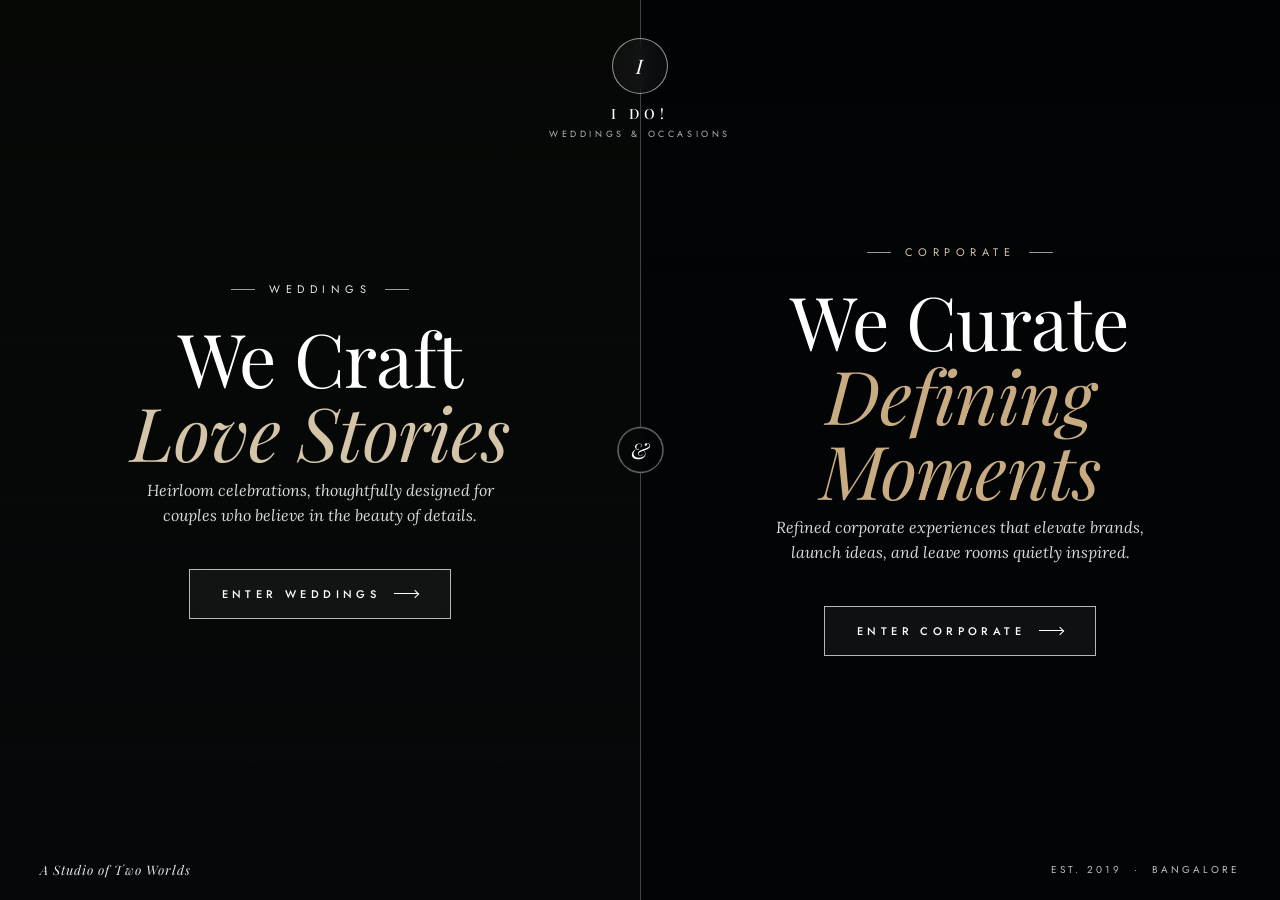
<file: index.html>
<!DOCTYPE html>
<html lang="en">
<head>
  <meta charset="UTF-8" />
  <meta name="viewport" content="width=device-width, initial-scale=1.0" />
  <title>I Do! — Weddings & Corporate Events</title>
  <meta name="description" content="Two worlds. One studio. Bespoke weddings and corporate events, crafted with quiet luxury." />
  <link rel="icon" href="data:image/svg+xml,<svg xmlns='http://www.w3.org/2000/svg' viewBox='0 0 32 32'><text x='4' y='26' font-size='26'>💍</text></svg>" />
  <link rel="preconnect" href="https://fonts.googleapis.com" />
  <link rel="preconnect" href="https://fonts.gstatic.com" crossorigin />
  <link href="https://fonts.googleapis.com/css2?family=Playfair+Display:ital,wght@0,400;0,500;0,600;0,700;1,400;1,500;1,600&family=Lora:ital,wght@0,400;0,500;1,400;1,500&family=Jost:wght@300;400;500;600&display=swap" rel="stylesheet" />
  <style>
    *, *::before, *::after { box-sizing: border-box; margin: 0; padding: 0; }
    :root {
      --sage: #9caa8b;
      --sage-dark: #3a4a3a;
      --gold: #b5a389;
      --gold-light: #d4c5a9;
      --cream: #faf8f5;
      --warm: #f5f2ed;
      --ink: #1a1f24;
      --ink-2: #242a31;
      --bronze: #a58456;
      --bronze-light: #c9ab82;
      --smoke: #e8e4dc;
      --serif: 'Playfair Display', Georgia, serif;
      --body: 'Jost', 'Segoe UI', sans-serif;
      --accent: 'Lora', Georgia, serif;
    }

    html, body {
      height: 100%;
      overflow: hidden;
      font-family: var(--body);
      font-weight: 300;
      -webkit-font-smoothing: antialiased;
      background: #000;
    }

    a { text-decoration: none; color: inherit; }

    /* ---------- Landing ---------- */
    .landing {
      position: relative;
      height: 100vh;
      width: 100vw;
      display: flex;
      overflow: hidden;
    }

    /* Top brand mark */
    .brand {
      position: fixed;
      top: 38px;
      left: 50%;
      transform: translateX(-50%);
      z-index: 20;
      text-align: center;
      pointer-events: none;
      mix-blend-mode: normal;
    }
    .brand-mark {
      width: 56px;
      height: 56px;
      margin: 0 auto 10px;
      border-radius: 50%;
      border: 1px solid rgba(255,255,255,0.55);
      display: flex;
      align-items: center;
      justify-content: center;
      background: rgba(255,255,255,0.04);
      backdrop-filter: blur(6px);
      -webkit-backdrop-filter: blur(6px);
    }
    .brand-mark span {
      font-family: var(--serif);
      font-style: italic;
      font-size: 20px;
      color: #fff;
      line-height: 1;
      letter-spacing: 0.02em;
    }
    .brand-name {
      font-family: var(--serif);
      color: #fff;
      font-size: 14px;
      letter-spacing: 0.35em;
      text-transform: uppercase;
      font-weight: 500;
    }
    .brand-tag {
      display: block;
      font-family: var(--body);
      color: rgba(255,255,255,0.7);
      font-size: 9px;
      letter-spacing: 0.4em;
      text-transform: uppercase;
      margin-top: 4px;
      font-weight: 400;
    }

    /* Divider — position synced via JS to the actual flex boundary */
    .divider {
      position: absolute;
      top: 0;
      left: 50%;
      height: 100%;
      width: 1px;
      background: rgba(255,255,255,0.25);
      z-index: 15;
      pointer-events: none;
      transform: translateX(-0.5px);
      will-change: left;
    }
    .divider::before {
      content: '';
      position: absolute;
      top: 50%;
      left: 50%;
      width: 46px;
      height: 46px;
      border: 1px solid rgba(255,255,255,0.55);
      border-radius: 50%;
      transform: translate(-50%, -50%) rotate(45deg);
      background: rgba(0,0,0,0.35);
      backdrop-filter: blur(8px);
      -webkit-backdrop-filter: blur(8px);
    }
    .divider::after {
      content: '&';
      position: absolute;
      top: 50%;
      left: 50%;
      transform: translate(-50%, -50%);
      font-family: var(--serif);
      font-style: italic;
      color: #fff;
      font-size: 22px;
      letter-spacing: 0;
    }

    /* Halves */
    .half {
      position: relative;
      flex: 1 1 50%;
      height: 100%;
      overflow: hidden;
      cursor: pointer;
      transition: flex 1s cubic-bezier(0.77, 0, 0.175, 1);
      display: flex;
      flex-direction: column;
      justify-content: center;
      align-items: center;
      text-align: center;
      padding: 0 40px;
    }

    .half .bg {
      position: absolute;
      inset: 0;
      background-size: cover;
      background-position: center;
      transform: scale(1.02);
      transition: transform 1.6s cubic-bezier(0.22, 1, 0.36, 1), filter 1s ease;
      will-change: transform;
    }

    .half::after {
      content: '';
      position: absolute;
      inset: 0;
      background: linear-gradient(180deg, rgba(0,0,0,0.25) 0%, rgba(0,0,0,0.55) 100%);
      transition: background 0.8s ease;
    }

    .half .content {
      position: relative;
      z-index: 2;
      color: #fff;
      display: flex;
      flex-direction: column;
      align-items: center;
      max-width: 480px;
      transition: transform 0.8s cubic-bezier(0.22, 1, 0.36, 1);
    }

    .half-kicker {
      font-family: var(--body);
      font-size: 11px;
      letter-spacing: 0.5em;
      text-transform: uppercase;
      color: rgba(255,255,255,0.85);
      margin-bottom: 24px;
      display: flex;
      align-items: center;
      gap: 14px;
      font-weight: 400;
    }
    .half-kicker::before,
    .half-kicker::after {
      content: '';
      width: 24px;
      height: 1px;
      background: rgba(255,255,255,0.6);
    }

    .half-title {
      font-family: var(--serif);
      font-weight: 400;
      font-size: clamp(44px, 5.8vw, 84px);
      line-height: 1;
      letter-spacing: -0.01em;
      color: #fff;
      margin-bottom: 8px;
    }
    .half-title em {
      font-style: italic;
      font-weight: 400;
      display: block;
    }

    .half-sub {
      font-family: var(--accent);
      font-style: italic;
      font-size: 16px;
      color: rgba(255,255,255,0.85);
      margin-bottom: 40px;
      max-width: 380px;
      line-height: 1.6;
    }

    .half-enter {
      display: inline-flex;
      align-items: center;
      gap: 14px;
      padding: 16px 32px;
      font-family: var(--body);
      font-size: 11px;
      letter-spacing: 0.4em;
      text-transform: uppercase;
      color: #fff;
      border: 1px solid rgba(255,255,255,0.7);
      background: rgba(255,255,255,0.05);
      backdrop-filter: blur(10px);
      -webkit-backdrop-filter: blur(10px);
      transition: all 0.5s cubic-bezier(0.22, 1, 0.36, 1);
      font-weight: 500;
    }
    .half-enter .arrow {
      display: inline-block;
      width: 24px;
      height: 1px;
      background: #fff;
      position: relative;
      transition: width 0.5s ease;
    }
    .half-enter .arrow::after {
      content: '';
      position: absolute;
      right: 0;
      top: 50%;
      width: 6px;
      height: 6px;
      border-top: 1px solid #fff;
      border-right: 1px solid #fff;
      transform: translateY(-50%) rotate(45deg);
    }

    /* Hover state — half expands */
    .landing:hover .half { flex: 0.6; }
    .landing:hover .half:hover { flex: 1.4; }

    .half:hover .bg { transform: scale(1.08); }
    .half:hover::after { background: linear-gradient(180deg, rgba(0,0,0,0.15) 0%, rgba(0,0,0,0.45) 100%); }
    .half:hover .half-enter {
      background: rgba(255,255,255,0.95);
      color: #1a1a1a;
      border-color: #fff;
      letter-spacing: 0.5em;
      padding-left: 38px;
      padding-right: 38px;
    }
    .half:hover .half-enter .arrow { background: #1a1a1a; width: 34px; }
    .half:hover .half-enter .arrow::after { border-color: #1a1a1a; }
    .half:hover .content { transform: translateY(-6px); }

    /* Weddings side */
    .half-weddings .bg {
      background-image:
        linear-gradient(180deg, rgba(58,74,58,0.15) 0%, rgba(26,31,36,0.55) 100%),
        url('https://images.unsplash.com/photo-1519741497674-611481863552?auto=format&fit=crop&w=1600&q=80');
    }
    .half-weddings .half-kicker { color: #e8e4dc; }
    .half-weddings .half-title em { color: var(--gold-light); font-family: var(--serif); }

    /* Corporate side */
    .half-corporate .bg {
      background-image:
        linear-gradient(180deg, rgba(10,15,20,0.35) 0%, rgba(10,15,20,0.7) 100%),
        url('https://images.unsplash.com/photo-1511578314322-379afb476865?auto=format&fit=crop&w=1600&q=80');
    }
    .half-corporate .half-kicker { color: #d4c5a9; }
    .half-corporate .half-title em { color: var(--bronze-light); font-family: var(--serif); }

    /* Footer bar */
    .landing-footer {
      position: fixed;
      bottom: 0;
      left: 0;
      width: 100%;
      padding: 22px 40px;
      display: flex;
      justify-content: space-between;
      align-items: center;
      z-index: 20;
      color: rgba(255,255,255,0.75);
      font-size: 10px;
      letter-spacing: 0.3em;
      text-transform: uppercase;
      pointer-events: none;
    }
    .landing-footer span { font-family: var(--body); font-weight: 400; }
    .landing-footer .studio { font-family: var(--serif); font-style: italic; letter-spacing: 0.08em; text-transform: none; font-size: 13px; color: rgba(255,255,255,0.9); }

    /* Intro fade */
    .landing, .brand, .landing-footer { animation: fadeIn 1.2s ease both; }
    .half .content { animation: slideUp 1.4s 0.3s cubic-bezier(0.22, 1, 0.36, 1) both; }
    @keyframes fadeIn { from { opacity: 0; } to { opacity: 1; } }
    @keyframes slideUp {
      from { opacity: 0; transform: translateY(24px); }
      to { opacity: 1; transform: translateY(0); }
    }

    /* Tablet */
    @media (max-width: 900px) {
      .brand { top: 28px; }
      .brand-mark { width: 48px; height: 48px; margin-bottom: 8px; }
      .brand-name { font-size: 12px; letter-spacing: 0.3em; }
      .half-title { font-size: clamp(40px, 8vw, 64px); }
    }

    /* Mobile — stacked, equally divided */
    @media (max-width: 720px) {
      html, body { overflow: auto; height: auto; min-height: 100%; }
      .landing {
        flex-direction: column;
        height: auto;
        min-height: 100vh;
        padding-top: 92px; /* reserved space for the (smaller) brand mark */
      }
      .half {
        flex: 1 1 0 !important;
        width: 100%;
        min-height: calc((100vh - 92px) / 2);
        padding: 48px 28px;
        display: flex;
      }
      .landing:hover .half { flex: 1 1 0; }
      .landing:hover .half:hover { flex: 1 1 0; }
      .divider { display: none; }
      .brand {
        position: absolute;
        top: 20px;
        left: 0;
        right: 0;
        transform: none;
        width: 100%;
      }
      .brand-mark { width: 34px; height: 34px; margin-bottom: 6px; }
      .brand-mark span { font-size: 13px; }
      .brand-name { font-size: 10px; letter-spacing: 0.3em; }
      .brand-tag { font-size: 7px; letter-spacing: 0.3em; margin-top: 2px; }
      .landing-footer {
        position: static;
        flex-direction: column;
        gap: 10px;
        padding: 24px;
        background: #0b0d10;
      }
      .half-title { font-size: clamp(36px, 10vw, 54px); }
      .half-sub { font-size: 14px; margin-bottom: 26px; padding: 0 8px; }
      .half-enter { padding: 13px 24px; letter-spacing: 0.35em; }
      .half-kicker { margin-bottom: 18px; font-size: 10px; letter-spacing: 0.45em; }
      /* & medallion between halves */
      .half-corporate { position: relative; }
      .half-corporate::before {
        content: '&';
        position: absolute;
        top: -26px;
        left: 50%;
        transform: translateX(-50%);
        z-index: 10;
        width: 52px;
        height: 52px;
        border-radius: 50%;
        background: #0b0d10;
        border: 1px solid rgba(255,255,255,0.4);
        color: #fff;
        font-family: var(--serif);
        font-style: italic;
        font-size: 22px;
        display: flex;
        align-items: center;
        justify-content: center;
      }
      /* Neutralize hover-only transforms on touch */
      .half:hover .half-enter {
        letter-spacing: 0.35em;
        padding: 13px 24px;
        background: rgba(255,255,255,0.05);
        color: #fff;
        border-color: rgba(255,255,255,0.7);
      }
      .half:hover .half-enter .arrow { background: #fff; width: 24px; }
      .half:hover .half-enter .arrow::after { border-color: #fff; }
      .half:hover .content { transform: none; }
    }
  </style>
</head>
<body>

  <div class="brand">
    <div class="brand-mark"><span>I</span></div>
    <div class="brand-name">I Do!</div>
    <span class="brand-tag">Weddings & Occasions</span>
  </div>

  <main class="landing" id="landing">

    <a href="/weddings.html" class="half half-weddings" aria-label="Enter Weddings">
      <div class="bg"></div>
      <div class="content">
        <div class="half-kicker">Weddings</div>
        <h1 class="half-title">We Craft<em>Love Stories</em></h1>
        <p class="half-sub">Heirloom celebrations, thoughtfully designed for couples who believe in the beauty of details.</p>
        <span class="half-enter">
          <span>Enter Weddings</span>
          <span class="arrow"></span>
        </span>
      </div>
    </a>

    <div class="divider" aria-hidden="true"></div>

    <a href="/corporate.html" class="half half-corporate" aria-label="Enter Corporate Events">
      <div class="bg"></div>
      <div class="content">
        <div class="half-kicker">Corporate</div>
        <h1 class="half-title">We Curate<em>Defining Moments</em></h1>
        <p class="half-sub">Refined corporate experiences that elevate brands, launch ideas, and leave rooms quietly inspired.</p>
        <span class="half-enter">
          <span>Enter Corporate</span>
          <span class="arrow"></span>
        </span>
      </div>
    </a>

  </main>

  <footer class="landing-footer">
    <span class="studio">A Studio of Two Worlds</span>
    <span>Est. 2019 &nbsp;·&nbsp; Bangalore</span>
  </footer>

  <script>
    // Sync divider to the actual flex boundary between the two halves.
    // ResizeObserver fires on every frame during the flex transition, so the
    // line and ampersand medallion glide perfectly with the expanding panels.
    (function() {
      var wed = document.querySelector('.half-weddings');
      var divider = document.querySelector('.divider');
      if (!wed || !divider) return;
      function sync() {
        if (window.innerWidth <= 720) {
          divider.style.left = '';
          return;
        }
        var r = wed.getBoundingClientRect();
        divider.style.left = r.right + 'px';
      }
      if (typeof ResizeObserver !== 'undefined') {
        new ResizeObserver(sync).observe(wed);
      }
      window.addEventListener('resize', sync);
      window.addEventListener('load', sync);
      sync();
    })();
  </script>

</body>
</html>
</file>
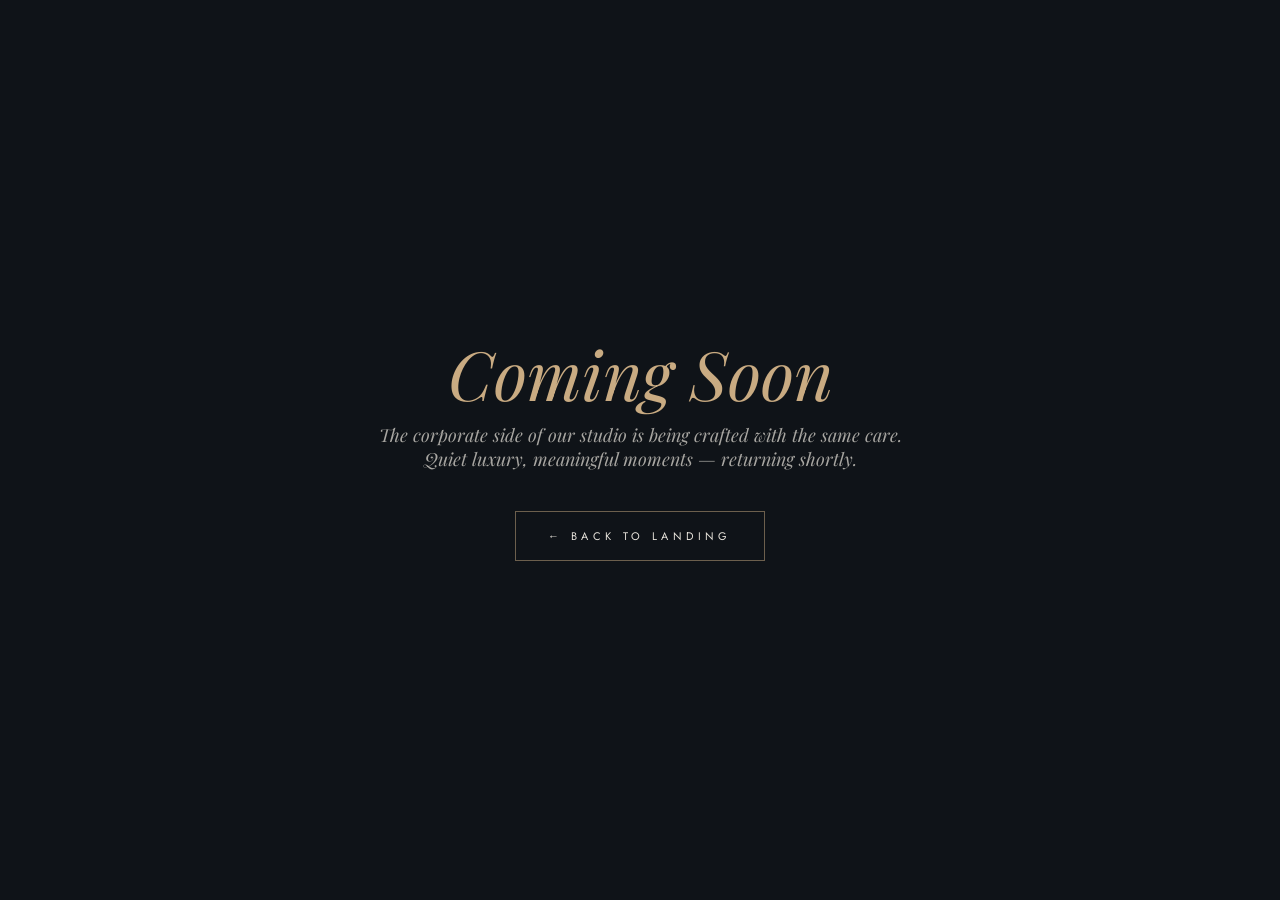
<file: corporate.html>
<!DOCTYPE html>
<html lang="en">
<head>
  <meta charset="UTF-8" />
  <meta name="viewport" content="width=device-width, initial-scale=1.0" />
  <title>I Do! — Corporate Events</title>
  <link rel="icon" href="data:image/svg+xml,<svg xmlns='http://www.w3.org/2000/svg' viewBox='0 0 32 32'><text x='4' y='26' font-size='26'>💍</text></svg>" />
  <link href="https://fonts.googleapis.com/css2?family=Playfair+Display:ital,wght@0,400;0,500;1,400&family=Jost:wght@300;400;500&display=swap" rel="stylesheet" />
  <style>
    *, *::before, *::after { box-sizing: border-box; margin: 0; padding: 0; }
    body {
      font-family: 'Jost', sans-serif;
      background: #0f1318;
      color: #e8e4dc;
      min-height: 100vh;
      display: flex;
      align-items: center;
      justify-content: center;
      text-align: center;
      padding: 40px;
    }
    .wrap { max-width: 560px; }
    h1 {
      font-family: 'Playfair Display', serif;
      font-style: italic;
      font-weight: 400;
      font-size: clamp(40px, 6vw, 68px);
      color: #c9ab82;
      margin-bottom: 16px;
      line-height: 1;
    }
    p {
      font-family: 'Playfair Display', serif;
      font-style: italic;
      color: rgba(232,228,220,0.7);
      font-size: 18px;
      margin-bottom: 40px;
    }
    a {
      display: inline-flex;
      align-items: center;
      gap: 14px;
      padding: 16px 32px;
      color: #e8e4dc;
      border: 1px solid rgba(201,171,130,0.5);
      text-decoration: none;
      font-size: 11px;
      letter-spacing: 0.4em;
      text-transform: uppercase;
      transition: all 0.4s ease;
    }
    a:hover { background: #c9ab82; color: #0f1318; border-color: #c9ab82; }
  </style>
</head>
<body>
  <div class="wrap">
    <h1>Coming Soon</h1>
    <p>The corporate side of our studio is being crafted with the same care. Quiet luxury, meaningful moments — returning shortly.</p>
    <a href="/">← Back to Landing</a>
  </div>
</body>
</html>
</file>
